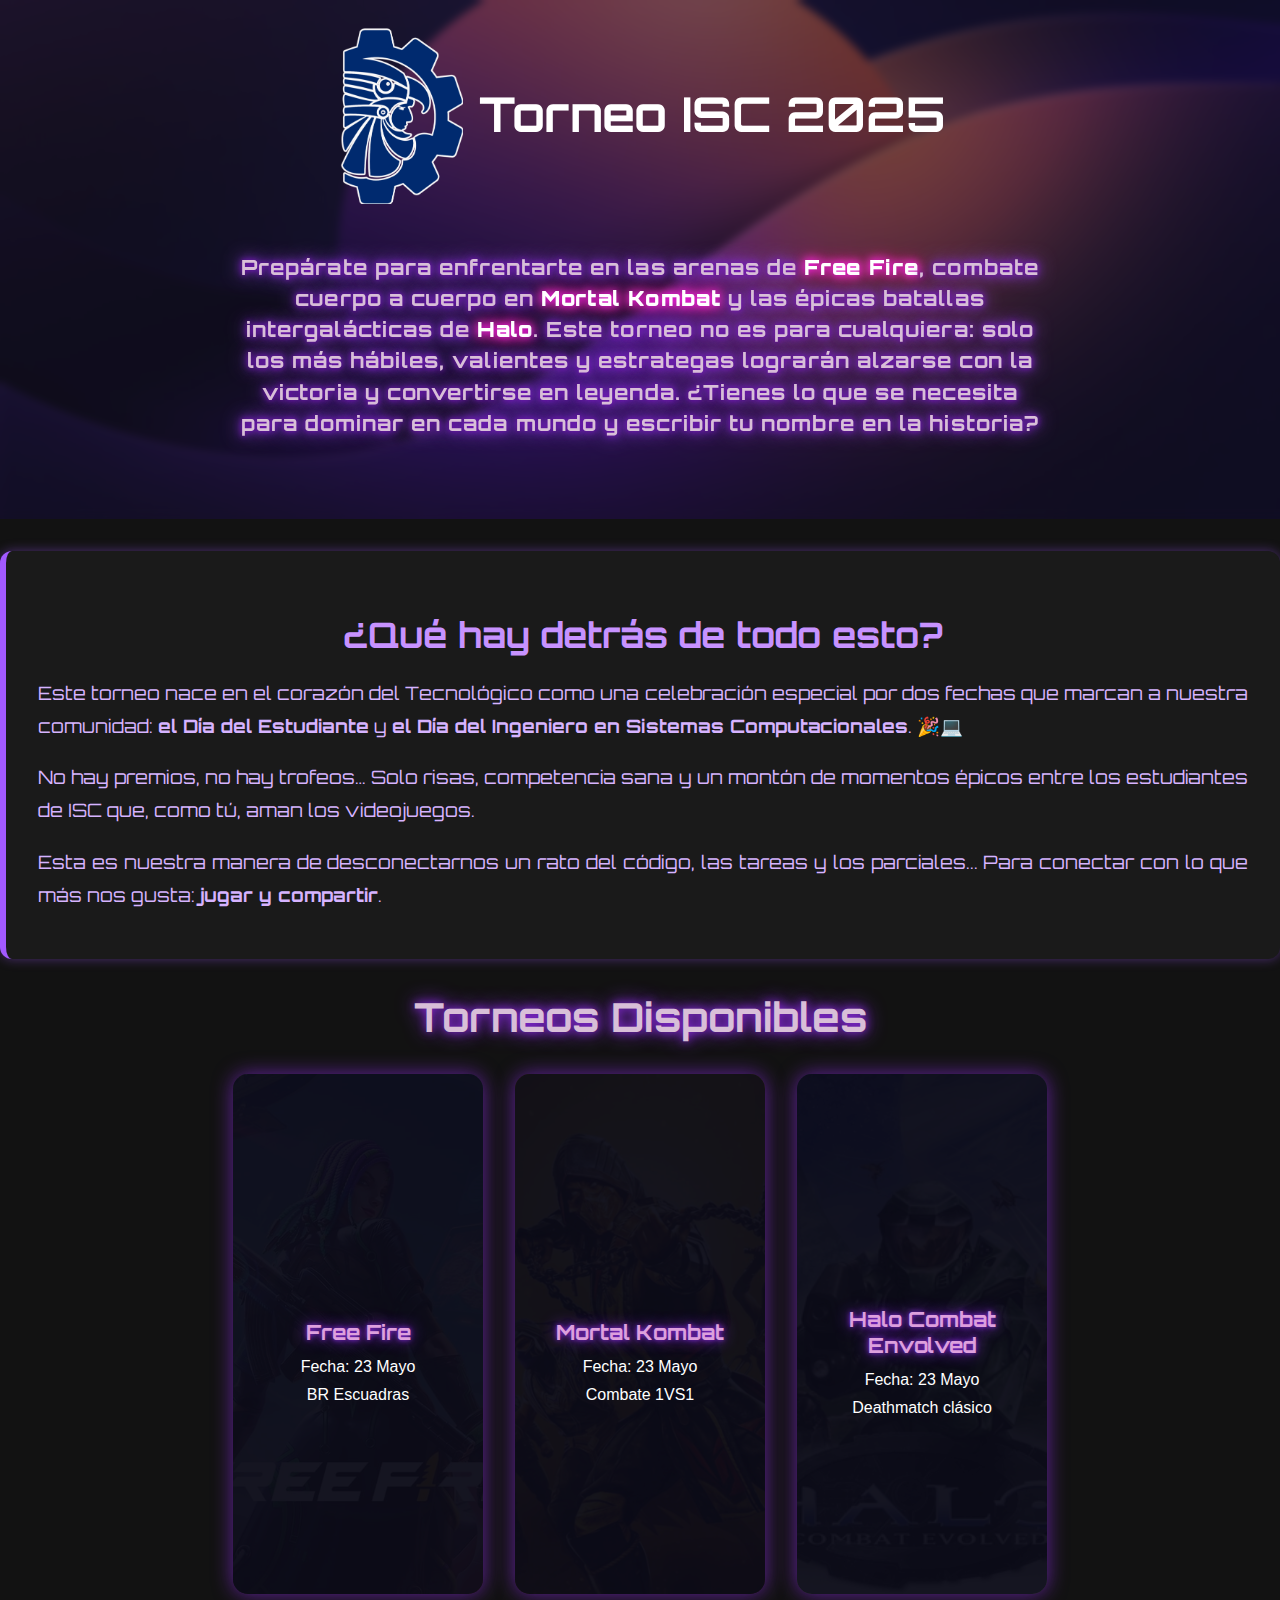
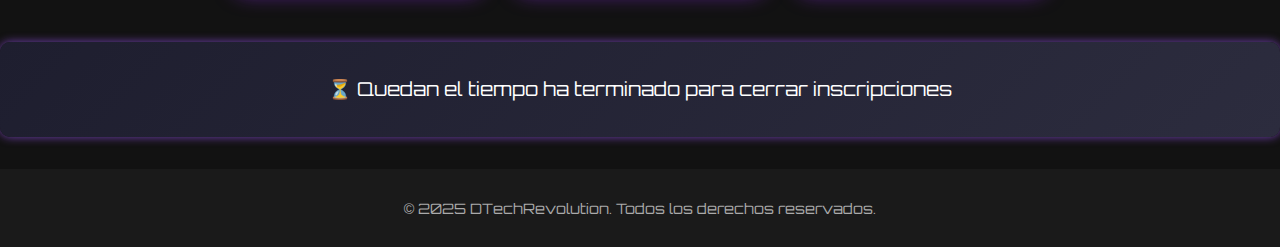
<file: Index.html>
<!DOCTYPE html>
<html lang="en">
<head>
    <meta charset="UTF-8">
    <meta name="viewport" content="width=device-width, initial-scale=1.0">
    <title>Document</title>
    <link rel="stylesheet" href="home.css">
    <link href="https://fonts.googleapis.com/css2?family=Orbitron:wght@500;700&display=swap" rel="stylesheet">

</head>
<body>
    <header>
        <div class="headerNomb">
            <img src="LogoTecn.png" alt="">
            <p>Torneo ISC 2025</p>
        </div>
        <div class="torneo-frase">
            Prepárate para enfrentarte en las arenas de <span>Free Fire</span>, combate cuerpo a cuerpo en <span>Mortal Kombat</span> y las épicas batallas intergalácticas de <span>Halo</span>.  
            Este torneo no es para cualquiera: solo los más hábiles, valientes y estrategas lograrán alzarse con la victoria y convertirse en leyenda.  
            ¿Tienes lo que se necesita para dominar en cada mundo y escribir tu nombre en la historia?
        </div>
        
    </header>

    <section class="origen-torneo">
        <h2>¿Qué hay detrás de todo esto?</h2>
        <p>
            Este torneo nace en el corazón del Tecnológico como una celebración especial por dos fechas que marcan a nuestra comunidad:  
            <strong>el Día del Estudiante</strong> y <strong>el Día del Ingeniero en Sistemas Computacionales</strong>. 🎉💻
        </p>
        <p>
            No hay premios, no hay trofeos…  
            Solo risas, competencia sana y un montón de momentos épicos entre los estudiantes de ISC que, como tú, aman los videojuegos.
        </p>
        <p>
            Esta es nuestra manera de desconectarnos un rato del código, las tareas y los parciales...  
            Para conectar con lo que más nos gusta: <strong>jugar y compartir</strong>.
        </p>
    </section>

    <section id="torneos">
        <h2>Torneos Disponibles</h2>
        <div class="tarjetas-torneos">
        
            <a href="Form_FreeFire.html" class="link_Tarjeta">
                <div class="tarjeta fondo-freefire">
                    <div class="contenido">
                        <h3>Free Fire</h3>
                        <p>Fecha: 23 Mayo</p>
                        <p>BR Escuadras</p>
                    </div>
                </div>
            </a>
            
        
            <a href="Form_MK.html" class="link_Tarjeta">
                <div class="tarjeta fondo-mk">
                    <div class="contenido">
                        <h3>Mortal Kombat</h3>
                        <p>Fecha: 23 Mayo</p>
                        <p>Combate 1VS1</p>
                    </div>
                </div>
            </a>
            
        
            <a href="Form_Halo.html" class="link_Tarjeta">
                <div class="tarjeta fondo-halo">
                    <div class="contenido">
                        <h3>Halo Combat Envolved</h3>
                        <p>Fecha: 23 Mayo</p>
                        <p>Deathmatch clásico</p>
                    </div>
                </div>
            </a>
            
        </div>
    </section>

    <div class="contador-contenedor">
        <p>⏳ Quedan <span id="countdown"></span> para cerrar inscripciones</p>
    </div>

    <footer>
        <p>&copy; 2025 DTechRevolution. Todos los derechos reservados.</p>
    </footer>

    <script>
        const countdownElement = document.getElementById("countdown");
        const deadline = new Date("2025-05-22T23:59:59").getTime(); // Ajusta tu fecha límite
        const updateCountdown = () => {
            const now = new Date().getTime();
            const distance = deadline - now;
    
            if (distance <= 0) {
                countdownElement.innerHTML = "el tiempo ha terminado";
                return;
            }
    
            const days = Math.floor(distance / (1000 * 60 * 60 * 24));
            const hours = Math.floor((distance % (1000 * 60 * 60 * 24)) / (1000 * 60 * 60));
            const minutes = Math.floor((distance % (1000 * 60 * 60)) / (1000 * 60));
            const seconds = Math.floor((distance % (1000 * 60)) / 1000);
    
            countdownElement.innerHTML = `${days}d ${hours}h ${minutes}m ${seconds}s`;
        };
    
        updateCountdown();
        setInterval(updateCountdown, 1000);
    </script>

    
</body>
</html>
</file>
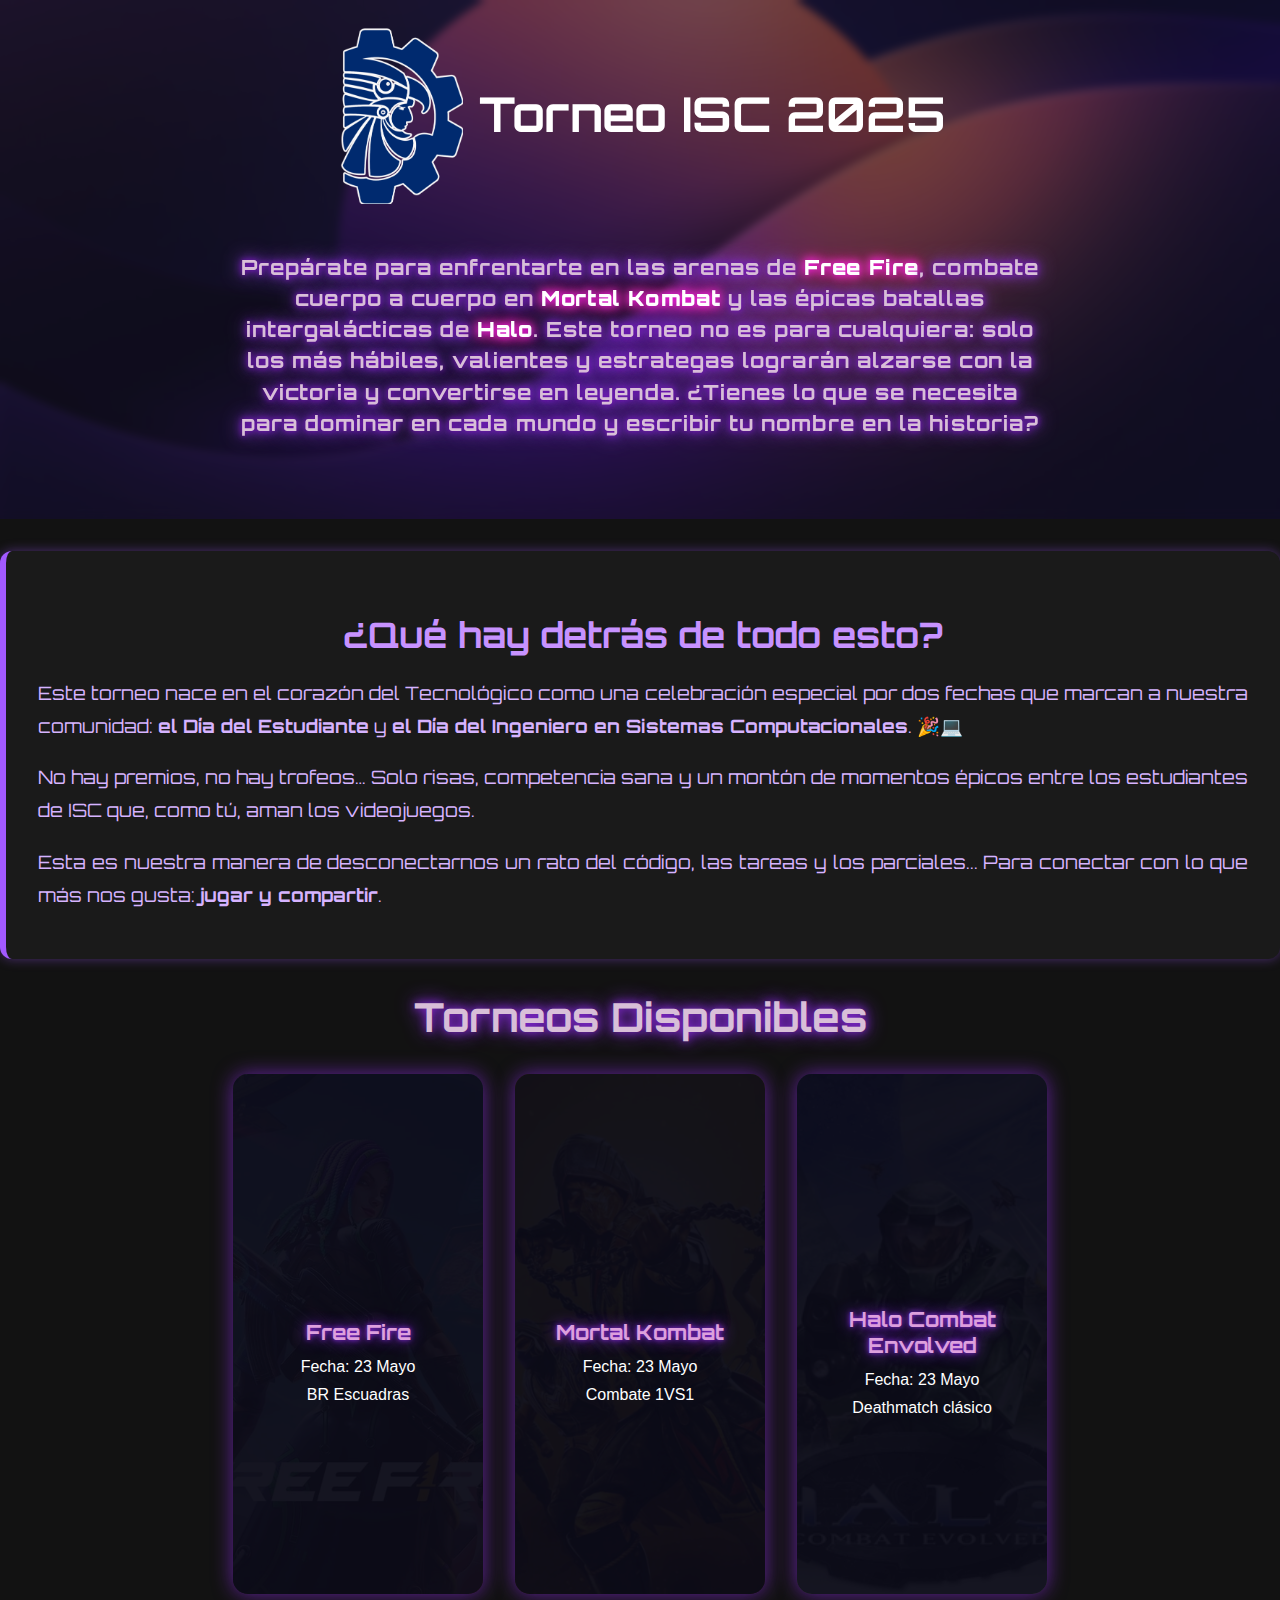
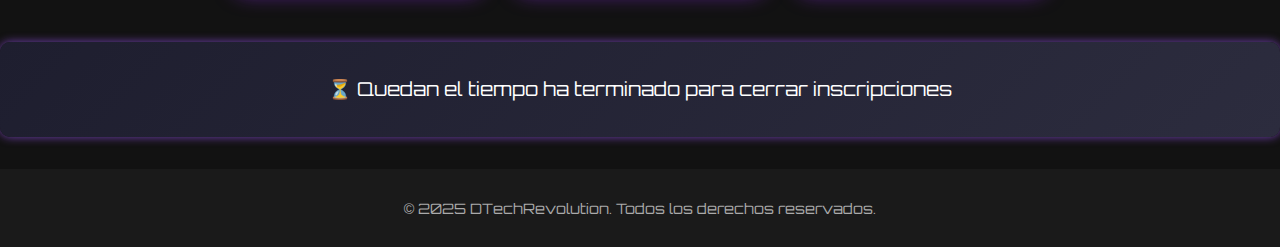
<file: index.html>
<!DOCTYPE html>
<html lang="en">
<head>
    <meta charset="UTF-8">
    <meta name="viewport" content="width=device-width, initial-scale=1.0">
    <title>Torneo Tecn2025</title>
    <link rel="stylesheet" href="home.css">
    <link href="https://fonts.googleapis.com/css2?family=Orbitron:wght@500;700&display=swap" rel="stylesheet">

</head>
<body>
    <header>
        <div class="headerNomb">
            <img src="LogoTecn.png" alt="">
            <p>Torneo ISC 2025</p>
        </div>
        <div class="torneo-frase">
            Prepárate para enfrentarte en las arenas de <span>Free Fire</span>, combate cuerpo a cuerpo en <span>Mortal Kombat</span> y las épicas batallas intergalácticas de <span>Halo</span>.  
            Este torneo no es para cualquiera: solo los más hábiles, valientes y estrategas lograrán alzarse con la victoria y convertirse en leyenda.  
            ¿Tienes lo que se necesita para dominar en cada mundo y escribir tu nombre en la historia?
        </div>
        
    </header>

    <section class="origen-torneo">
        <h2>¿Qué hay detrás de todo esto?</h2>
        <p>
            Este torneo nace en el corazón del Tecnológico como una celebración especial por dos fechas que marcan a nuestra comunidad:  
            <strong>el Día del Estudiante</strong> y <strong>el Día del Ingeniero en Sistemas Computacionales</strong>. 🎉💻
        </p>
        <p>
            No hay premios, no hay trofeos…  
            Solo risas, competencia sana y un montón de momentos épicos entre los estudiantes de ISC que, como tú, aman los videojuegos.
        </p>
        <p>
            Esta es nuestra manera de desconectarnos un rato del código, las tareas y los parciales...  
            Para conectar con lo que más nos gusta: <strong>jugar y compartir</strong>.
        </p>
    </section>

    <section id="torneos">
        <h2>Torneos Disponibles</h2>
        <div class="tarjetas-torneos">
        
            <a href="Form_FreeFire.html" class="link_Tarjeta">
                <div class="tarjeta fondo-freefire">
                    <div class="contenido">
                        <h3>Free Fire</h3>
                        <p>Fecha: 23 Mayo</p>
                        <p>BR Escuadras</p>
                    </div>
                </div>
            </a>
            
        
            <a href="Form_MK.html" class="link_Tarjeta">
                <div class="tarjeta fondo-mk">
                    <div class="contenido">
                        <h3>Mortal Kombat</h3>
                        <p>Fecha: 23 Mayo</p>
                        <p>Combate 1VS1</p>
                    </div>
                </div>
            </a>
            
        
            <a href="Form_Halo.html" class="link_Tarjeta">
                <div class="tarjeta fondo-halo">
                    <div class="contenido">
                        <h3>Halo Combat Envolved</h3>
                        <p>Fecha: 23 Mayo</p>
                        <p>Deathmatch clásico</p>
                    </div>
                </div>
            </a>
            
        </div>
    </section>

    <div class="contador-contenedor">
        <p>⏳ Quedan <span id="countdown"></span> para cerrar inscripciones</p>
    </div>

    <footer>
        <p>&copy; 2025 DTechRevolution. Todos los derechos reservados.</p>
    </footer>

    <script>
        const countdownElement = document.getElementById("countdown");
        const deadline = new Date("2025-05-22T19:59:59").getTime(); // Ajusta tu fecha límite
        const updateCountdown = () => {
            const now = new Date().getTime();
            const distance = deadline - now;
    
            if (distance <= 0) {
                countdownElement.innerHTML = "el tiempo ha terminado";
                return;
            }
    
            const days = Math.floor(distance / (1000 * 60 * 60 * 24));
            const hours = Math.floor((distance % (1000 * 60 * 60 * 24)) / (1000 * 60 * 60));
            const minutes = Math.floor((distance % (1000 * 60 * 60)) / (1000 * 60));
            const seconds = Math.floor((distance % (1000 * 60)) / 1000);
    
            countdownElement.innerHTML = `${days}d ${hours}h ${minutes}m ${seconds}s`;
        };
    
        updateCountdown();
        setInterval(updateCountdown, 1000);
    </script>

    
</body>
</html>
</file>
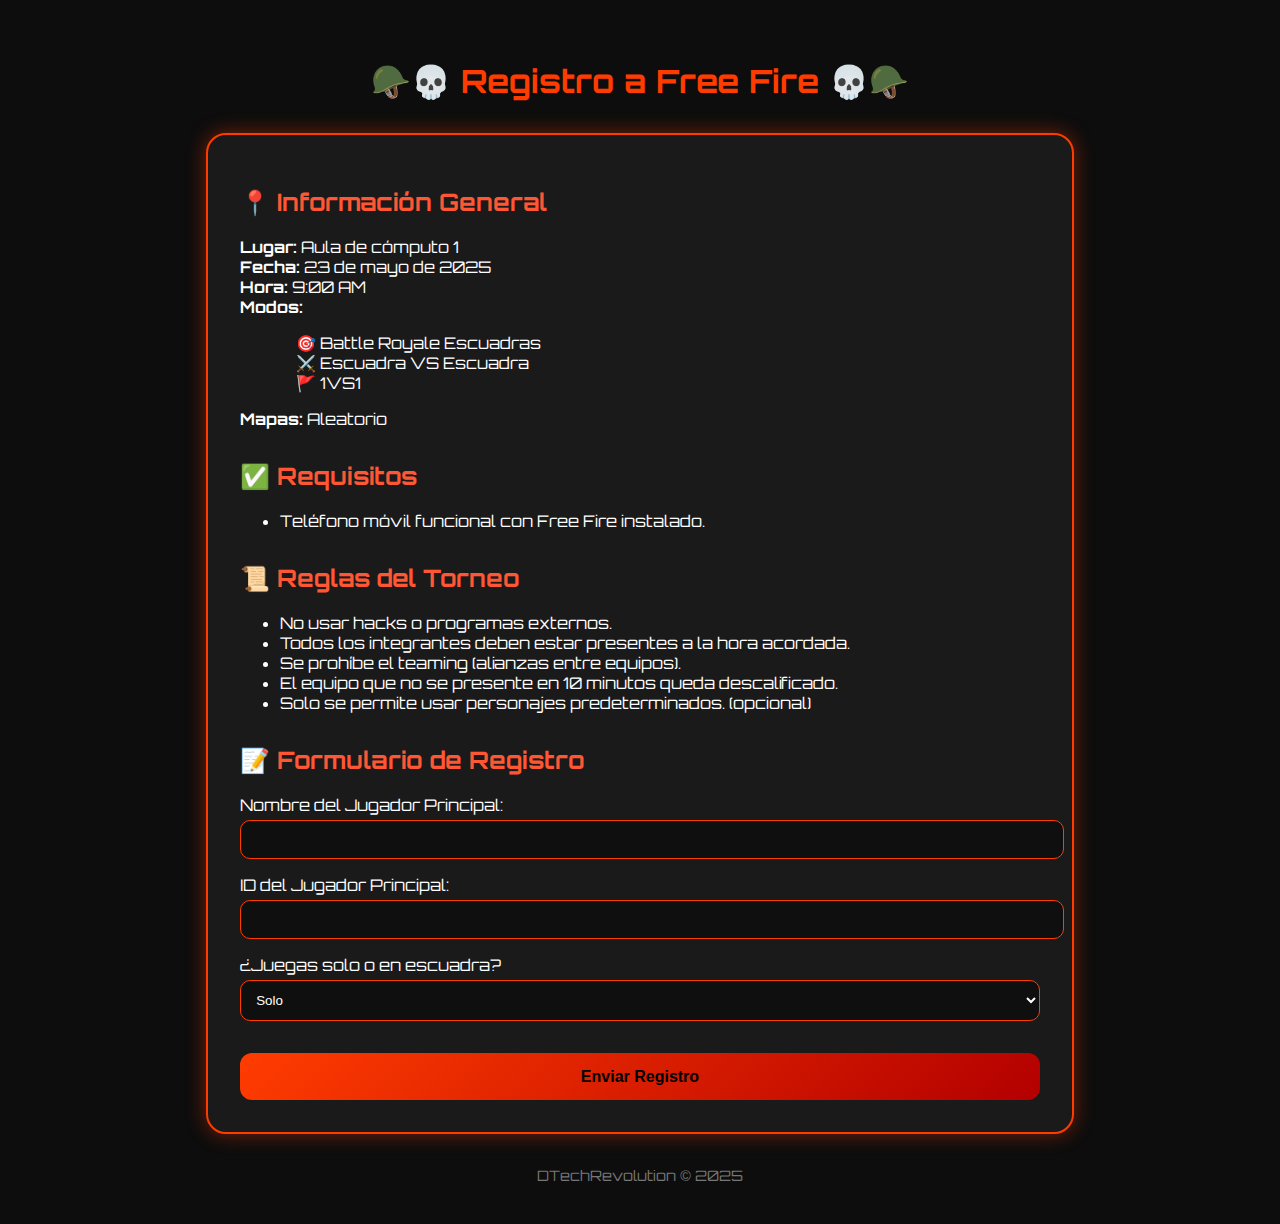
<file: Form_FreeFire.html>
<!DOCTYPE html>
<html lang="es">
<head>
    <meta charset="UTF-8" />
    <meta name="viewport" content="width=device-width, initial-scale=1.0"/>
    <title>Registro FF</title>
    <link rel="stylesheet" href="https://fonts.googleapis.com/css2?family=Orbitron:wght@600&display=swap">
    <style>
        body {
            font-family: 'Orbitron', sans-serif;
            background-color: #0d0d0d;
            color: #ffffff;
            padding: 2rem;
        }

        .form-container {
            max-width: 800px;
            margin: auto;
            background-color: #1a1a1a;
            padding: 2rem;
            border-radius: 20px;
            border: 2px solid #ff3c00;
            box-shadow: 0 0 20px #ff3c0070;
        }

        h1 {
            text-align: center;
            color: #ff3c00;
            margin-bottom: 2rem;
        }

        h2 {
            color: #ff5733;
        }

        label {
            display: block;
            margin-top: 1rem;
        }

        input, select {
            width: 100%;
            padding: 0.7rem;
            margin-top: 0.3rem;
            background-color: #0f0f0f;
            color: white;
            border: 1px solid #ff3c00;
            border-radius: 10px;
        }

        .submit-btn {
            margin-top: 2rem;
            padding: 0.9rem;
            width: 100%;
            background: linear-gradient(135deg, #ff3c00, #b30000);
            border: none;
            font-size: 1rem;
            font-weight: bold;
            border-radius: 12px;
            cursor: pointer;
            transition: 0.3s ease-in-out;
        }

        .submit-btn:hover {
            transform: scale(1.03);
            box-shadow: 0 0 12px #ff3c00aa;
        }

        .team-fields {
            display: none;
            margin-top: 1rem;
            padding-top: 1rem;
            border-top: 1px dashed #ff3c00;
        }

        ul.modos li {
            list-style: none;
            padding-left: 1em;
        }

        .seccion-info {
            margin-bottom: 2rem;
        }

        .disclaimer {
            text-align: center;
            font-size: 0.9rem;
            color: #777;
            margin-top: 2rem;
        }
    </style>
</head>
<body>
    <h1>🪖💀 Registro a Free Fire 💀🪖</h1>

    <div class="form-container">

        <div class="seccion-info">
            <h2>📍 Información General</h2>
            <p>
                <strong>Lugar:</strong> Aula de cómputo 1<br>
                <strong>Fecha:</strong> 23 de mayo de 2025<br>
                <strong>Hora:</strong> 9:00 AM<br>
                <strong>Modos:</strong>
                <ul class="modos">
                    <li>🎯 Battle Royale Escuadras</li>
                    <li>⚔️ Escuadra VS Escuadra</li>
                    <li>🚩 1VS1</li>
                </ul>
                <strong>Mapas:</strong> Aleatorio
            </p>
        </div>

        <div class="seccion-info">
            <h2>✅ Requisitos</h2>
            <ul>
                <li>Teléfono móvil funcional con Free Fire instalado.</li>
            </ul>
        </div>

        <div class="seccion-info">
            <h2>📜 Reglas del Torneo</h2>
            <ul>
                <li>No usar hacks o programas externos.</li>
                <li>Todos los integrantes deben estar presentes a la hora acordada.</li>
                <li>Se prohíbe el teaming (alianzas entre equipos).</li>
                <li>El equipo que no se presente en 10 minutos queda descalificado.</li>
                <li>Solo se permite usar personajes predeterminados. (opcional)</li>
            </ul>
        </div>

        <h2>📝 Formulario de Registro</h2>
        <form id="registroForm">
            <label>Nombre del Jugador Principal:</label>
            <input type="text" name="nombre" required />

            <label>ID del Jugador Principal:</label>
            <input type="text" name="id" required />

            <label>¿Juegas solo o en escuadra?</label>
            <select name="modo" id="modo" required>
                <option value="solo">Solo</option>
                <option value="escuadra">Escuadra</option>
            </select>

            <div class="team-fields" id="teamFields">
                <label>Nombre del Equipo:</label>
                <input type="text" name="nombreEquipo" />

                <label>Integrante 1:</label>
                <input type="text" name="integrante1" />
                <label>ID Integrante 1:</label>
                <input type="text" name="id1" />

                <label>Integrante 2:</label>
                <input type="text" name="integrante2" />
                <label>ID Integrante 2:</label>
                <input type="text" name="id2" />

                <label>Integrante 3:</label>
                <input type="text" name="integrante3" />
                <label>ID Integrante 3:</label>
                <input type="text" name="id3" />
            </div>

            <button class="submit-btn" type="submit">Enviar Registro</button>
        </form>
    </div>
        <div class="disclaimer">DTechRevolution © 2025</div>
    <script>
        document.getElementById('modo').addEventListener('change', function () {
            const teamFields = document.getElementById('teamFields');
            teamFields.style.display = this.value === 'escuadra' ? 'block' : 'none';
        });

        document.getElementById('registroForm').addEventListener('submit', async function (e) {
            e.preventDefault();
            const form = e.target;
            const data = new FormData(form);
            const jsonData = {};
            data.forEach((value, key) => {
                jsonData[key] = value;
            });

            try {
                const response = await fetch('https://script.google.com/macros/s/AKfycbwHWdeAAtOCATsd5De-w2k9yng32JjgdZadUF7NUdajqE1KcZzNHG6PhoL-n5vSOQfJqw/exec', {
                    method: 'POST',
                    body: JSON.stringify(jsonData),
                });
                if (response.ok) {
                    alert("¡Registro exitoso!");
                    form.reset();
                    document.getElementById("teamFields").style.display = "none";
                } else {
                    alert("Error al enviar el registro.");
                }
            } catch (err) {
                console.error(err);
                alert("Hubo un error al enviar los datos.");
            }
        });
    </script>

</body>
</html>
</file>
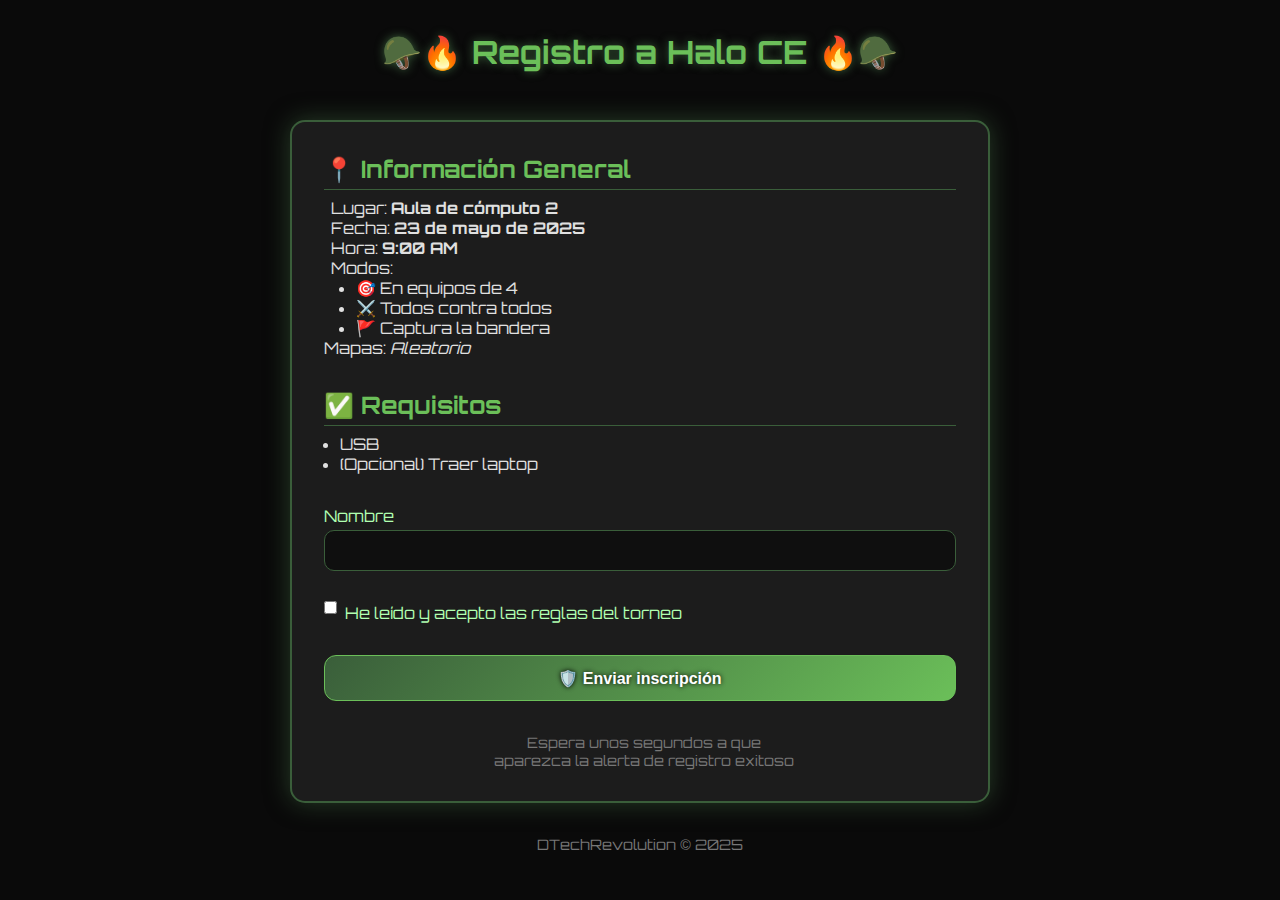
<file: Form_Halo.html>
<!DOCTYPE html>
<html lang="es">
<head>
    <meta charset="UTF-8" />
    <meta name="viewport" content="width=device-width, initial-scale=1.0"/>
    <title>Registro Torneo - Halo CE</title>
    <link href="https://fonts.googleapis.com/css2?family=Orbitron:wght@400;700&display=swap" rel="stylesheet">
    <link rel="stylesheet" href="Form_Halo.css">
</head>
<body>
    <h1>🪖🔥 Registro a Halo CE 🔥🪖</h1>

    <div class="form-container">

        <div class="seccion-info">
            <h2>📍 Información General</h2>
            <p>
                Lugar: <strong>Aula de cómputo 2</strong><br>
                Fecha: <strong>23 de mayo de 2025</strong><br>
                Hora: <strong>9:00 AM</strong><br>
                Modos:
                    <ul class="modos">
                        <li>🎯 En equipos de 4</li>
                        <li>⚔️ Todos contra todos</li>
                        <li>🚩 Captura la bandera</li>
                    </ul>
                Mapas: <em>Aleatorio</em>
            </p>
        </div>

    <div class="seccion-info">
        <h2>✅ Requisitos</h2>
        <ul>
            <li>USB</li>
            <li>(Opcional) Traer laptop</li>
        </ul>
    </div>

    <form id="formulario" method="post">
        <label for="nombre">Nombre</label>
        <input type="text" id="nombre" name="nombre" placeholder="" required />

        <div class="checkbox">
            <input type="checkbox" id="acepta" required />
            <label for="acepta">He leído y acepto las reglas del torneo</label>
        </div>

        <button type="submit" class="submit-btn">🛡️ Enviar inscripción</button>
        <div class="disclaimer"><p>Espera unos segundos a que <br>aparezca la alerta de registro exitoso<p></div>
    </form>
    </div>

    <div class="disclaimer">DTechRevolution © 2025</div>

    <script>
        document.getElementById("formulario").addEventListener("submit", async function(e) {
            e.preventDefault();

            const data = new FormData(this);

            await fetch("https://script.google.com/macros/s/AKfycbzVXqka6gmIPapPGbzDa5jhLwx_MmYH0Cx9YYtdJO0Ey2xtGDuckJp2w6_6NSC7KR2USw/exec", {
                method: "POST",
                body: data
            });

            alert("¡Registro completado! Nos vemos en la arena 🛡️🔥");
            this.reset();
        });
    </script>
</body>
</html>
</file>
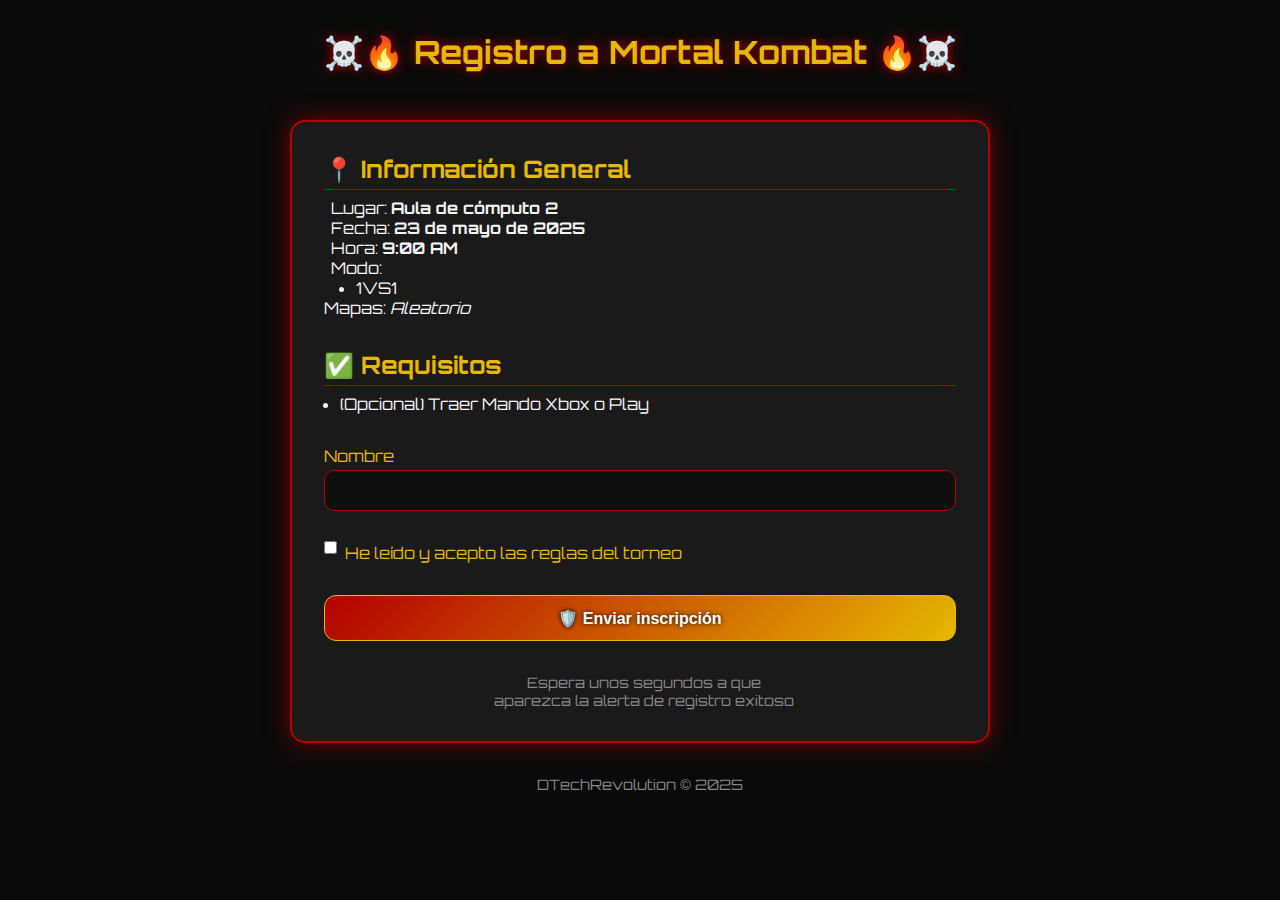
<file: Form_MK.html>
<!DOCTYPE html>
<html lang="es">
<head>
    <meta charset="UTF-8" />
    <meta name="viewport" content="width=device-width, initial-scale=1.0"/>
    <title>Registro Torneo - Halo CE</title>
    <link href="https://fonts.googleapis.com/css2?family=Orbitron:wght@400;700&display=swap" rel="stylesheet">
    <link rel="stylesheet" href="Form_MK.css">
</head>
<body>
    <h1>☠️🔥 Registro a Mortal Kombat 🔥☠️</h1>

    <div class="form-container">

        <div class="seccion-info">
            <h2>📍 Información General</h2>
            <p>
                Lugar: <strong>Aula de cómputo 2</strong><br>
                Fecha: <strong>23 de mayo de 2025</strong><br>
                Hora: <strong>9:00 AM</strong><br>
                Modo:
                    <ul class="modos">
                        <li>1VS1</li>
                    </ul>
                Mapas: <em>Aleatorio</em>
            </p>
        </div>

    <div class="seccion-info">
        <h2>✅ Requisitos</h2>
        <ul>
            <li>(Opcional) Traer Mando Xbox o Play</li>
        </ul>
    </div>

    <form id="formulario" method="post">
        <label for="nombre">Nombre</label>
        <input type="text" id="nombre" name="nombre" placeholder="" required />

        <div class="checkbox">
            <input type="checkbox" id="acepta" required />
            <label for="acepta">He leído y acepto las reglas del torneo</label>
        </div>

        <button type="submit" class="submit-btn">🛡️ Enviar inscripción</button>
        <div class="disclaimer"><p>Espera unos segundos a que <br>aparezca la alerta de registro exitoso<p></div>
    </form>
    </div>

    <div class="disclaimer">DTechRevolution © 2025</div>

    <script>
        document.getElementById("formulario").addEventListener("submit", async function(e) {
            e.preventDefault();

            const data = new FormData(this);

            await fetch("https://script.google.com/macros/s/AKfycbyXzyoS65b7n02qacMsf_Pck5EPRVWUbpB3WyhAyR9eRQ4M0AhlrszPI1jfXB6KzR12rw/exec", {
                method: "POST",
                body: data
            });

            alert("¡Registro completado! Nos vemos en la arena 🛡️🔥");
            this.reset();
        });
    </script>
</body>
</html>
</file>
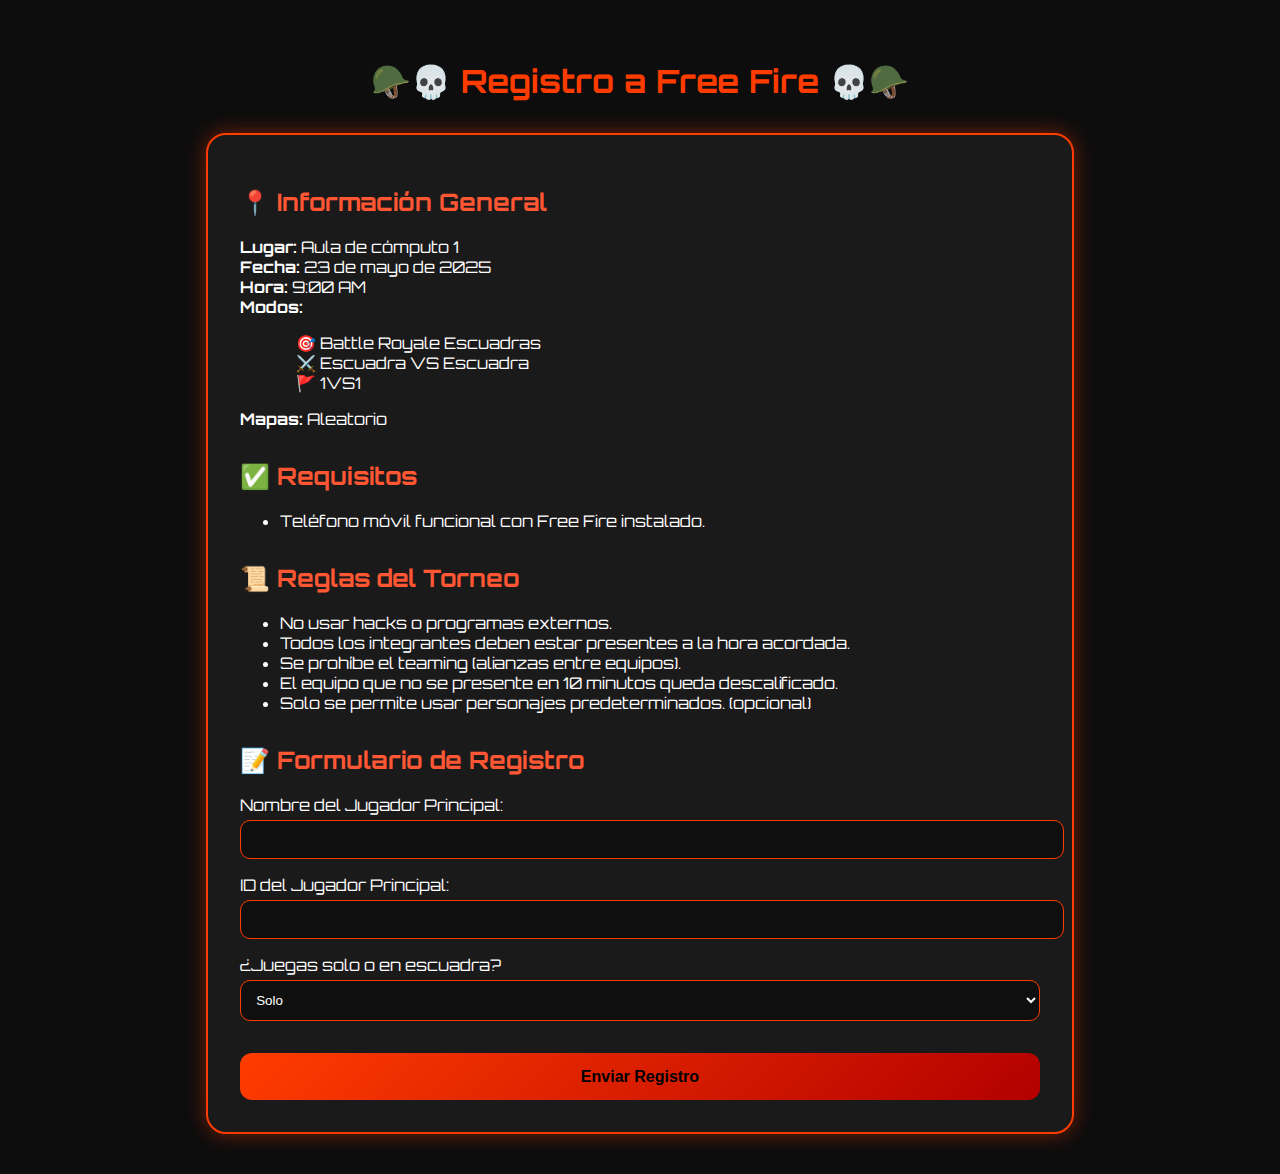
<file: TorneoTecn2025/Form_FreeFire.html>
<!DOCTYPE html>
<html lang="es">
<head>
    <meta charset="UTF-8" />
    <meta name="viewport" content="width=device-width, initial-scale=1.0"/>
    <title>Registro FF</title>
    <link rel="stylesheet" href="https://fonts.googleapis.com/css2?family=Orbitron:wght@600&display=swap">
    <style>
        body {
            font-family: 'Orbitron', sans-serif;
            background-color: #0d0d0d;
            color: #ffffff;
            padding: 2rem;
        }

        .form-container {
            max-width: 800px;
            margin: auto;
            background-color: #1a1a1a;
            padding: 2rem;
            border-radius: 20px;
            border: 2px solid #ff3c00;
            box-shadow: 0 0 20px #ff3c0070;
        }

        h1 {
            text-align: center;
            color: #ff3c00;
            margin-bottom: 2rem;
        }

        h2 {
            color: #ff5733;
        }

        label {
            display: block;
            margin-top: 1rem;
        }

        input, select {
            width: 100%;
            padding: 0.7rem;
            margin-top: 0.3rem;
            background-color: #0f0f0f;
            color: white;
            border: 1px solid #ff3c00;
            border-radius: 10px;
        }

        .submit-btn {
            margin-top: 2rem;
            padding: 0.9rem;
            width: 100%;
            background: linear-gradient(135deg, #ff3c00, #b30000);
            border: none;
            font-size: 1rem;
            font-weight: bold;
            border-radius: 12px;
            cursor: pointer;
            transition: 0.3s ease-in-out;
        }

        .submit-btn:hover {
            transform: scale(1.03);
            box-shadow: 0 0 12px #ff3c00aa;
        }

        .team-fields {
            display: none;
            margin-top: 1rem;
            padding-top: 1rem;
            border-top: 1px dashed #ff3c00;
        }

        ul.modos li {
            list-style: none;
            padding-left: 1em;
        }

        .seccion-info {
            margin-bottom: 2rem;
        }
    </style>
</head>
<body>
    <h1>🪖💀 Registro a Free Fire 💀🪖</h1>

    <div class="form-container">

        <div class="seccion-info">
            <h2>📍 Información General</h2>
            <p>
                <strong>Lugar:</strong> Aula de cómputo 1<br>
                <strong>Fecha:</strong> 23 de mayo de 2025<br>
                <strong>Hora:</strong> 9:00 AM<br>
                <strong>Modos:</strong>
                <ul class="modos">
                    <li>🎯 Battle Royale Escuadras</li>
                    <li>⚔️ Escuadra VS Escuadra</li>
                    <li>🚩 1VS1</li>
                </ul>
                <strong>Mapas:</strong> Aleatorio
            </p>
        </div>

        <div class="seccion-info">
            <h2>✅ Requisitos</h2>
            <ul>
                <li>Teléfono móvil funcional con Free Fire instalado.</li>
            </ul>
        </div>

        <div class="seccion-info">
            <h2>📜 Reglas del Torneo</h2>
            <ul>
                <li>No usar hacks o programas externos.</li>
                <li>Todos los integrantes deben estar presentes a la hora acordada.</li>
                <li>Se prohíbe el teaming (alianzas entre equipos).</li>
                <li>El equipo que no se presente en 10 minutos queda descalificado.</li>
                <li>Solo se permite usar personajes predeterminados. (opcional)</li>
            </ul>
        </div>

        <h2>📝 Formulario de Registro</h2>
        <form id="registroForm">
            <label>Nombre del Jugador Principal:</label>
            <input type="text" name="nombre" required />

            <label>ID del Jugador Principal:</label>
            <input type="text" name="id" required />

            <label>¿Juegas solo o en escuadra?</label>
            <select name="modo" id="modo" required>
                <option value="solo">Solo</option>
                <option value="escuadra">Escuadra</option>
            </select>

            <div class="team-fields" id="teamFields">
                <label>Nombre del Equipo:</label>
                <input type="text" name="nombreEquipo" />

                <label>Integrante 1:</label>
                <input type="text" name="integrante1" />
                <label>ID Integrante 1:</label>
                <input type="text" name="id1" />

                <label>Integrante 2:</label>
                <input type="text" name="integrante2" />
                <label>ID Integrante 2:</label>
                <input type="text" name="id2" />

                <label>Integrante 3:</label>
                <input type="text" name="integrante3" />
                <label>ID Integrante 3:</label>
                <input type="text" name="id3" />
            </div>

            <button class="submit-btn" type="submit">Enviar Registro</button>
        </form>
    </div>

    <script>
        document.getElementById('modo').addEventListener('change', function () {
            const teamFields = document.getElementById('teamFields');
            teamFields.style.display = this.value === 'escuadra' ? 'block' : 'none';
        });

        document.getElementById('registroForm').addEventListener('submit', async function (e) {
            e.preventDefault();
            const form = e.target;
            const data = new FormData(form);
            const jsonData = {};
            data.forEach((value, key) => {
                jsonData[key] = value;
            });

            try {
                const response = await fetch('https://script.google.com/macros/s/AKfycbwHWdeAAtOCATsd5De-w2k9yng32JjgdZadUF7NUdajqE1KcZzNHG6PhoL-n5vSOQfJqw/exec', {
                    method: 'POST',
                    body: JSON.stringify(jsonData),
                });
                if (response.ok) {
                    alert("¡Registro exitoso!");
                    form.reset();
                    document.getElementById("teamFields").style.display = "none";
                } else {
                    alert("Error al enviar el registro.");
                }
            } catch (err) {
                console.error(err);
                alert("Hubo un error al enviar los datos.");
            }
        });
    </script>

</body>
</html>
</file>
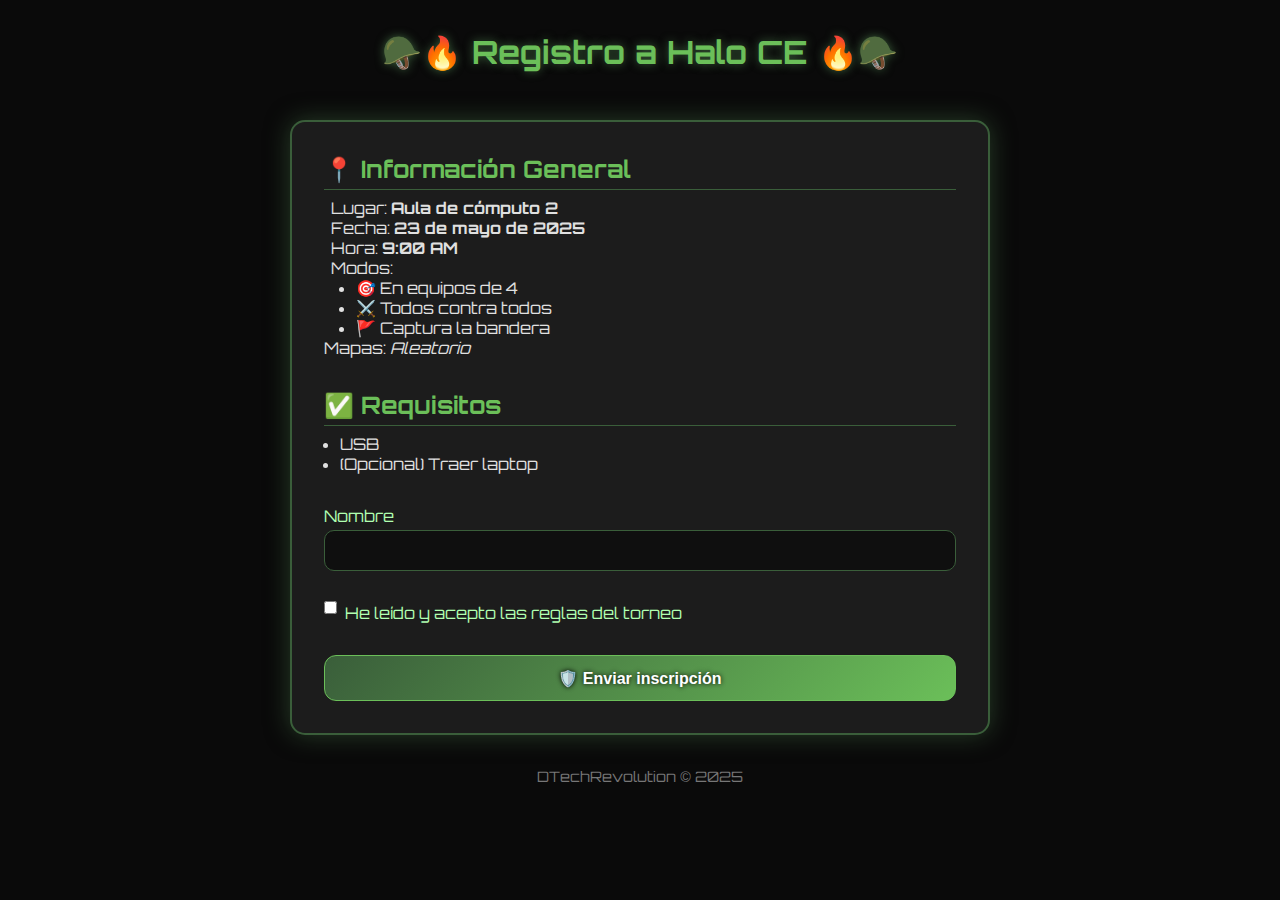
<file: TorneoTecn2025/Form_Halo.html>
<!DOCTYPE html>
<html lang="es">
<head>
    <meta charset="UTF-8" />
    <meta name="viewport" content="width=device-width, initial-scale=1.0"/>
    <title>Registro Torneo - Halo CE</title>
    <link href="https://fonts.googleapis.com/css2?family=Orbitron:wght@400;700&display=swap" rel="stylesheet">
    <link rel="stylesheet" href="Form_Halo.css">
</head>
<body>
    <h1>🪖🔥 Registro a Halo CE 🔥🪖</h1>

    <div class="form-container">

        <div class="seccion-info">
            <h2>📍 Información General</h2>
            <p>
                Lugar: <strong>Aula de cómputo 2</strong><br>
                Fecha: <strong>23 de mayo de 2025</strong><br>
                Hora: <strong>9:00 AM</strong><br>
                Modos:
                    <ul class="modos">
                        <li>🎯 En equipos de 4</li>
                        <li>⚔️ Todos contra todos</li>
                        <li>🚩 Captura la bandera</li>
                    </ul>
                Mapas: <em>Aleatorio</em>
            </p>
        </div>

    <div class="seccion-info">
        <h2>✅ Requisitos</h2>
        <ul>
            <li>USB</li>
            <li>(Opcional) Traer laptop</li>
        </ul>
    </div>

    <form id="formulario" method="post">
        <label for="nombre">Nombre</label>
        <input type="text" id="nombre" name="nombre" placeholder="" required />

        <div class="checkbox">
            <input type="checkbox" id="acepta" required />
            <label for="acepta">He leído y acepto las reglas del torneo</label>
        </div>

        <button type="submit" class="submit-btn">🛡️ Enviar inscripción</button>
    </form>
    </div>

    <div class="disclaimer">DTechRevolution © 2025</div>

    <script>
        document.getElementById("formulario").addEventListener("submit", async function(e) {
            e.preventDefault();

            const data = new FormData(this);

            await fetch("https://script.google.com/macros/s/AKfycbzVXqka6gmIPapPGbzDa5jhLwx_MmYH0Cx9YYtdJO0Ey2xtGDuckJp2w6_6NSC7KR2USw/exec", {
                method: "POST",
                body: data
            });

            alert("¡Registro completado! Nos vemos en la arena 🛡️🔥");
            this.reset();
        });
    </script>
</body>
</html>
</file>
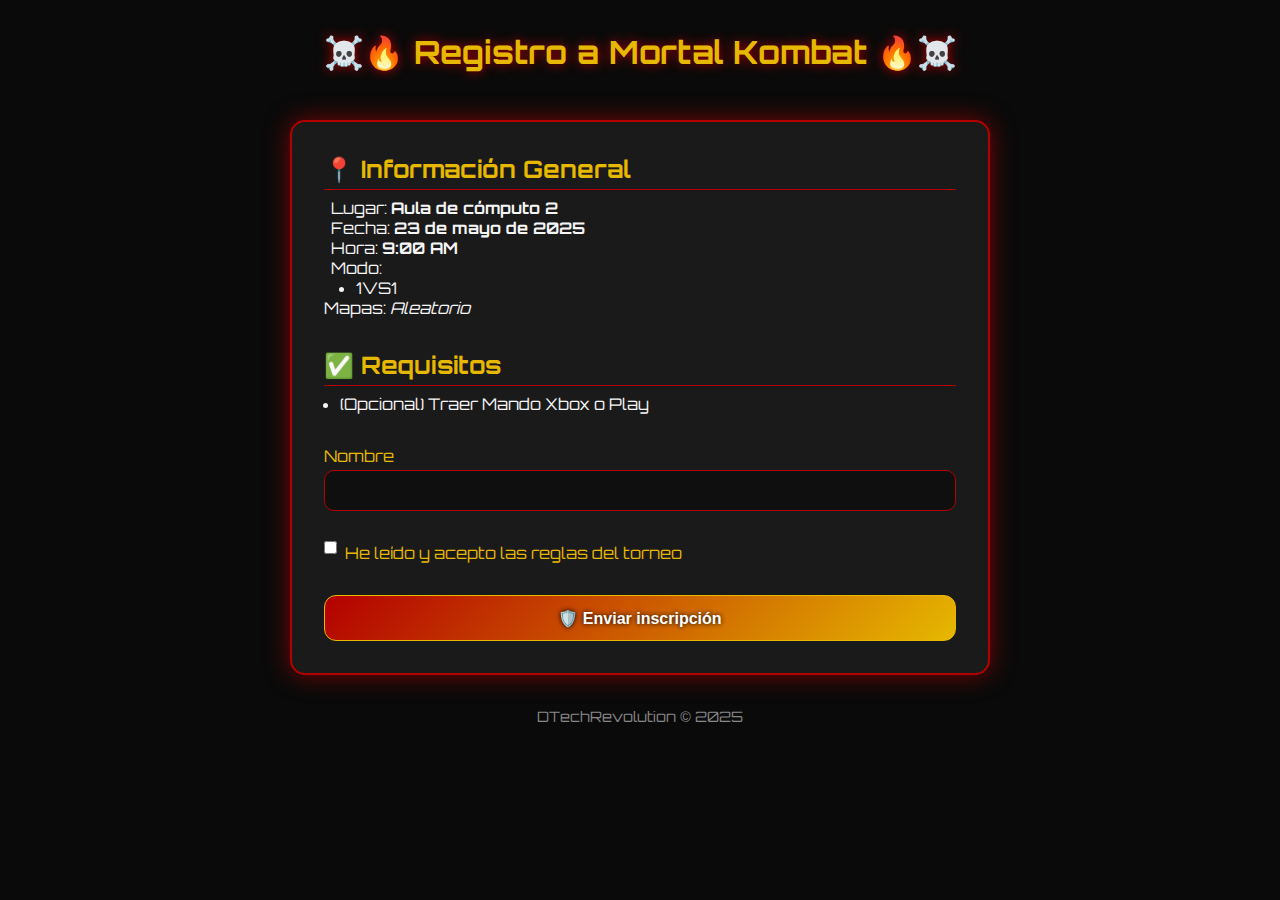
<file: TorneoTecn2025/Form_MK.html>
<!DOCTYPE html>
<html lang="es">
<head>
    <meta charset="UTF-8" />
    <meta name="viewport" content="width=device-width, initial-scale=1.0"/>
    <title>Registro Torneo - Halo CE</title>
    <link href="https://fonts.googleapis.com/css2?family=Orbitron:wght@400;700&display=swap" rel="stylesheet">
    <link rel="stylesheet" href="Form_MK.css">
</head>
<body>
    <h1>☠️🔥 Registro a Mortal Kombat 🔥☠️</h1>

    <div class="form-container">

        <div class="seccion-info">
            <h2>📍 Información General</h2>
            <p>
                Lugar: <strong>Aula de cómputo 2</strong><br>
                Fecha: <strong>23 de mayo de 2025</strong><br>
                Hora: <strong>9:00 AM</strong><br>
                Modo:
                    <ul class="modos">
                        <li>1VS1</li>
                    </ul>
                Mapas: <em>Aleatorio</em>
            </p>
        </div>

    <div class="seccion-info">
        <h2>✅ Requisitos</h2>
        <ul>
            <li>(Opcional) Traer Mando Xbox o Play</li>
        </ul>
    </div>

    <form id="formulario" method="post">
        <label for="nombre">Nombre</label>
        <input type="text" id="nombre" name="nombre" placeholder="" required />

        <div class="checkbox">
            <input type="checkbox" id="acepta" required />
            <label for="acepta">He leído y acepto las reglas del torneo</label>
        </div>

        <button type="submit" class="submit-btn">🛡️ Enviar inscripción</button>
    </form>
    </div>

    <div class="disclaimer">DTechRevolution © 2025</div>

    <script>
        document.getElementById("formulario").addEventListener("submit", async function(e) {
            e.preventDefault();

            const data = new FormData(this);

            await fetch("https://script.google.com/macros/s/AKfycbyXzyoS65b7n02qacMsf_Pck5EPRVWUbpB3WyhAyR9eRQ4M0AhlrszPI1jfXB6KzR12rw/exec", {
                method: "POST",
                body: data
            });

            alert("¡Registro completado! Nos vemos en la arena 🛡️🔥");
            this.reset();
        });
    </script>
</body>
</html>
</file>
<file: home.css>
body {
    font-family: 'Segoe UI', Tahoma, Geneva, Verdana, sans-serif;
    background: #121212;
    color: #eee;
    margin: 0; padding: 0;
}
header {
    position: relative;
    background: url('fondoheder.jpeg') center/cover no-repeat;
    font-weight: bold;
    color: white;
    overflow: hidden;
    padding-bottom: 3rem; /* espacio abajo para que la frase respire */
}
.headerNomb {
    display: flex;
    align-items: center;
    justify-content: center;
    flex-wrap: wrap;           /* 🔁 Por si no cabe, que se baje */
    gap: 1rem;
    padding: 1.5rem;
    font-size: 3rem;
    color: white;
    text-align: center;
    font-family: 'Orbitron', sans-serif;
}

.headerNomb img {
    width: 8rem;
    max-width: 100%;
}

/* 🧠 RESPONSIVE: Ajustes para pantallas más chicas */
@media (max-width: 768px) {
    .headerNomb {
        flex-direction: column;
        font-size: 2.5rem;
        gap: 0rem;  /* menos espacio cuando es vertical */
    }

    .headerNomb img {
        width: 6rem;
    }
}

@media (max-width: 480px) {
    .headerNomb {
        font-size: 2rem;
    }

    .headerNomb img {
        width: 5rem;
    }

    .torneo-frase{
        margin-bottom: 2rem; /* 🧠 espacio abajo para que no esté tan pegada */
    }

}

.torneo-frase {
    margin-top: 1.5rem;
    font-family: 'Orbitron', sans-serif;
    font-size: 1.3rem;
    color: #D8BFD8; /* morado claro */
    text-align: center;
    max-width: 800px;
    margin-left: auto;
    margin-right: auto;
    line-height: 1.5;
    letter-spacing: 0.05em;
    text-shadow:
        0 0 5px #6A0DAD,
        0 0 10px #8A2BE2,
        0 0 20px #B266FF;
    user-select: none;
    animation: glowFade 3s ease-in-out infinite alternate;
    position: relative;
    z-index: 2; /* para estar arriba */
    margin-bottom: 2rem; /* 🧠 espacio abajo para que no esté tan pegada */
}

.torneo-frase span {
    color: #fff;
    font-weight: 900;
    text-shadow:
        0 0 8px #FF00FF,
        0 0 12px #FF69B4,
        0 0 20px #FF1493;
    /* Ya no necesita margin aquí, está en .torneo-frase */
}

header::before {
    content: "";
    position: absolute;
    inset: 0;
    background: rgba(18,18,18,0.6); /* capa oscura semitransparente */
    backdrop-filter: blur(4px); /* difumina un poco la imagen de fondo */
    z-index: 1;
}
.headerNomb, .torneo-frase {
    position: relative;
    z-index: 2;
}

.origen-torneo {
    background-color: #1a1a1a;
    color: #d6b3ff;
    padding: 2rem;
    margin: 2rem auto;
    max-width: 1500px;
    border-left: 6px solid #a259ff;
    border-radius: 12px;
    box-shadow: 0 0 12px #a259ff66;
    font-family: 'Orbitron', sans-serif;
    transition: all 0.3s ease;
}

.origen-torneo h2 {
    font-size: 2.2rem;
    color: #c792ff;
    margin-bottom: 1rem;
    text-align: center;
}

.origen-torneo p {
    font-size: 1.15rem;
    line-height: 1.8;
    margin-bottom: 1rem;
    text-align: justify;
}

@media (max-width: 768px) {
    .origen-torneo {
        padding: 1.5rem 1rem;
        margin: 1rem;
    }

    .origen-torneo h2 {
        font-size: 1.5rem;
    }

    .origen-torneo p {
        font-size: 1rem;
    }
}

.contador-contenedor {
    text-align: center;
    background: linear-gradient(135deg, #1e1e2f, #2c2c3e);
    color: #fff;
    padding: 1rem;
    font-size: 1.2rem;
    font-family: 'Orbitron', sans-serif;
    margin-bottom: 1.5rem;
    margin-top: 3rem;
    box-shadow: 0 0 10px #a259ffaa;
    border-radius: 10px;
}


#torneos h2 {
    font-family: 'Orbitron', sans-serif;
    font-size: 2.5rem;
    color: #D8BFD8;
    text-align: center;
    text-shadow: 0 0 10px #8A2BE2, 0 0 20px #8A2BE2;
    margin-bottom: 2rem;
}

.tarjetas-torneos {
    display: flex;
    justify-content: center;
    flex-wrap: wrap;
    gap: 2rem;
}

.tarjeta {
    position: relative;
    width: 250px;
    height: 520px;
    border-radius: 15px;
    overflow: hidden;
    box-shadow: 0 0 20px #8A2BE2aa;
    transition: transform 0.3s ease, box-shadow 0.3s ease;
}

.tarjeta::before {
    content: '';
    position: absolute;
    inset: 0;
    background-size: cover;
    background-position: center;
    opacity: 0.2;
    z-index: 0;
}

.fondo-freefire::before {
    background-image: url('freefire.webp');
}

.fondo-mk::before {
    background-image: url('mortalkombat.jpg');
}

.fondo-halo::before {
    background-image: url('halo.jpg');
}

.tarjeta:hover {
    transform: translateY(-10px);
    box-shadow: 0 0 25px #D8BFD8;
}

.contenido {
    position: relative;
    z-index: 1;
    padding: 1.2rem;
    background-color: rgba(10, 10, 25, 0.8);
    height: 100%;
    display: flex;
    flex-direction: column;
    justify-content: center;
    color: white;
    text-align: center;
}

.contenido h3 {
    font-family: 'Orbitron', sans-serif;
    font-size: 1.3rem;
    margin-bottom: 0.5rem;
    color: #DDA0DD;
    text-shadow: 0 0 5px #8A2BE2, 0 0 15px #8A2BE2;
}

.contenido p {
    margin: 0.3rem 0;
}

/* 📱 Responsive */
@media (max-width: 768px) {
    .tarjetas-torneos {
        flex-direction: column;
        align-items: center;
    }

    .tarjeta {
        width: 20rem;
    }
}


.link_Tarjeta{
    display: flex;
    flex-direction: column;
    justify-content: space-between;
    text-decoration: none; /* Quita el subrayado */
    color: inherit; /* Hereda el color del texto */
    cursor: pointer;
}

footer {
    margin-top: 2rem;
    padding: 1rem;
    text-align: center;
    background: #1a1a1a;
    color: #aaa;
    font-family: 'Orbitron', sans-serif;
    font-size: 0.9rem;
}
</file>
<file: Form_Halo.css>
* {
    box-sizing: border-box;
    margin: 0;
    padding: 0;
}

body {
    font-family: 'Orbitron', sans-serif;
    background: #0a0a0a;
    color: #e0e0e0;
    padding: 2rem;
}

h1 {
    text-align: center;
    margin-bottom: 3rem;
    color: #6bbf59;
    text-shadow: 0 0 10px #3a5e3a;
}

p {
    margin-left: 0.45rem;
}

li {
    margin-left: 1rem;
}

.modos {
    margin-left: 1rem;
}

.form-container {
    max-width: 700px;
    margin: auto;
    background: #1c1c1c;
    padding: 2rem;
    border-radius: 15px;
    box-shadow: 0 0 25px #3a5e3a99;
    border: 2px solid #3a5e3a;
}

label {
    display: block;
    margin-top: 1rem;
    color: #b0ffb0;
}

input, select, textarea {
    width: 100%;
    padding: 0.7rem;
    border: 1px solid #3a5e3a;
    border-radius: 10px;
    margin-top: 0.3rem;
    font-family: inherit;
    background-color: #0f0f0f;
    color: #fff;
}

textarea {
    resize: vertical;
}

.checkbox {
    display: flex;
    align-items: center;
    margin-top: 1rem;
}

.checkbox input {
    width: auto;
    margin-right: 0.5rem;
}

.submit-btn {
    margin-top: 2rem;
    padding: 0.8rem;
    width: 100%;
    background: linear-gradient(135deg, #3a5e3a, #6bbf59);
    border: 1px solid #6bbf59;
    color: white;
    font-size: 1rem;
    font-weight: bold;
    border-radius: 12px;
    cursor: pointer;
    transition: 0.3s ease-in-out;
    text-shadow: 0 0 5px #000;
}

.submit-btn:hover {
    background: linear-gradient(135deg, #6bbf59, #8eff77);
    box-shadow: 0 0 10px #6bbf59;
}

.seccion-info {
    margin-bottom: 2rem;
}

.seccion-info h2 {
    color: #6bbf59;
    border-bottom: 1px solid #3a5e3a;
    padding-bottom: 0.3rem;
    margin-bottom: 0.5rem;
}

.disclaimer {
    text-align: center;
    font-size: 0.9rem;
    color: #777;
    margin-top: 2rem;
}
</file>
<file: Form_MK.css>
* {
    box-sizing: border-box;
    margin: 0;
    padding: 0;
}

body {
    font-family: 'Orbitron', sans-serif;
    background: #0a0a0a;
    color: #f5f5f5;
    padding: 2rem;
}

h1 {
    text-align: center;
    margin-bottom: 3rem;
    color: #e6b800;
    text-shadow: 0 0 12px #b30000;
}

p {
    margin-left: 0.45rem;
}

li {
    margin-left: 1rem;
}

.modos {
    margin-left: 1rem;
}

.form-container {
    max-width: 700px;
    margin: auto;
    background: #1a1a1a;
    padding: 2rem;
    border-radius: 15px;
    box-shadow: 0 0 25px #b30000aa;
    border: 2px solid #b30000;
}

label {
    display: block;
    margin-top: 1rem;
    color: #e6b800;
}

input, select, textarea {
    width: 100%;
    padding: 0.7rem;
    border: 1px solid #b30000;
    border-radius: 10px;
    margin-top: 0.3rem;
    font-family: inherit;
    background-color: #0f0f0f;
    color: #ffffff;
}

textarea {
    resize: vertical;
}

.checkbox {
    display: flex;
    align-items: center;
    margin-top: 1rem;
}

.checkbox input {
    width: auto;
    margin-right: 0.5rem;
}

.submit-btn {
    margin-top: 2rem;
    padding: 0.8rem;
    width: 100%;
    background: linear-gradient(135deg, #b30000, #e6b800);
    border: 1px solid #e6b800;
    color: white;
    font-size: 1rem;
    font-weight: bold;
    border-radius: 12px;
    cursor: pointer;
    transition: 0.3s ease-in-out;
    text-shadow: 0 0 5px #000;
}

.submit-btn:hover {
    background: linear-gradient(135deg, #e6b800, #008cff);
    box-shadow: 0 0 12px #e6b800;
}

.seccion-info {
    margin-bottom: 2rem;
}

.seccion-info h2 {
    color: #e6b800;
    border-bottom: 1px solid #b30000;
    padding-bottom: 0.3rem;
    margin-bottom: 0.5rem;
}

.disclaimer {
    text-align: center;
    font-size: 0.9rem;
    color: #888;
    margin-top: 2rem;
}
</file>
<file: TorneoTecn2025/Form_Halo.css>
* {
    box-sizing: border-box;
    margin: 0;
    padding: 0;
}

body {
    font-family: 'Orbitron', sans-serif;
    background: #0a0a0a;
    color: #e0e0e0;
    padding: 2rem;
}

h1 {
    text-align: center;
    margin-bottom: 3rem;
    color: #6bbf59;
    text-shadow: 0 0 10px #3a5e3a;
}

p {
    margin-left: 0.45rem;
}

li {
    margin-left: 1rem;
}

.modos {
    margin-left: 1rem;
}

.form-container {
    max-width: 700px;
    margin: auto;
    background: #1c1c1c;
    padding: 2rem;
    border-radius: 15px;
    box-shadow: 0 0 25px #3a5e3a99;
    border: 2px solid #3a5e3a;
}

label {
    display: block;
    margin-top: 1rem;
    color: #b0ffb0;
}

input, select, textarea {
    width: 100%;
    padding: 0.7rem;
    border: 1px solid #3a5e3a;
    border-radius: 10px;
    margin-top: 0.3rem;
    font-family: inherit;
    background-color: #0f0f0f;
    color: #fff;
}

textarea {
    resize: vertical;
}

.checkbox {
    display: flex;
    align-items: center;
    margin-top: 1rem;
}

.checkbox input {
    width: auto;
    margin-right: 0.5rem;
}

.submit-btn {
    margin-top: 2rem;
    padding: 0.8rem;
    width: 100%;
    background: linear-gradient(135deg, #3a5e3a, #6bbf59);
    border: 1px solid #6bbf59;
    color: white;
    font-size: 1rem;
    font-weight: bold;
    border-radius: 12px;
    cursor: pointer;
    transition: 0.3s ease-in-out;
    text-shadow: 0 0 5px #000;
}

.submit-btn:hover {
    background: linear-gradient(135deg, #6bbf59, #8eff77);
    box-shadow: 0 0 10px #6bbf59;
}

.seccion-info {
    margin-bottom: 2rem;
}

.seccion-info h2 {
    color: #6bbf59;
    border-bottom: 1px solid #3a5e3a;
    padding-bottom: 0.3rem;
    margin-bottom: 0.5rem;
}

.disclaimer {
    text-align: center;
    font-size: 0.9rem;
    color: #777;
    margin-top: 2rem;
}
</file>
<file: TorneoTecn2025/Form_MK.css>
* {
    box-sizing: border-box;
    margin: 0;
    padding: 0;
}

body {
    font-family: 'Orbitron', sans-serif;
    background: #0a0a0a;
    color: #f5f5f5;
    padding: 2rem;
}

h1 {
    text-align: center;
    margin-bottom: 3rem;
    color: #e6b800;
    text-shadow: 0 0 12px #b30000;
}

p {
    margin-left: 0.45rem;
}

li {
    margin-left: 1rem;
}

.modos {
    margin-left: 1rem;
}

.form-container {
    max-width: 700px;
    margin: auto;
    background: #1a1a1a;
    padding: 2rem;
    border-radius: 15px;
    box-shadow: 0 0 25px #b30000aa;
    border: 2px solid #b30000;
}

label {
    display: block;
    margin-top: 1rem;
    color: #e6b800;
}

input, select, textarea {
    width: 100%;
    padding: 0.7rem;
    border: 1px solid #b30000;
    border-radius: 10px;
    margin-top: 0.3rem;
    font-family: inherit;
    background-color: #0f0f0f;
    color: #ffffff;
}

textarea {
    resize: vertical;
}

.checkbox {
    display: flex;
    align-items: center;
    margin-top: 1rem;
}

.checkbox input {
    width: auto;
    margin-right: 0.5rem;
}

.submit-btn {
    margin-top: 2rem;
    padding: 0.8rem;
    width: 100%;
    background: linear-gradient(135deg, #b30000, #e6b800);
    border: 1px solid #e6b800;
    color: white;
    font-size: 1rem;
    font-weight: bold;
    border-radius: 12px;
    cursor: pointer;
    transition: 0.3s ease-in-out;
    text-shadow: 0 0 5px #000;
}

.submit-btn:hover {
    background: linear-gradient(135deg, #e6b800, #008cff);
    box-shadow: 0 0 12px #e6b800;
}

.seccion-info {
    margin-bottom: 2rem;
}

.seccion-info h2 {
    color: #e6b800;
    border-bottom: 1px solid #b30000;
    padding-bottom: 0.3rem;
    margin-bottom: 0.5rem;
}

.disclaimer {
    text-align: center;
    font-size: 0.9rem;
    color: #888;
    margin-top: 2rem;
}
</file>
